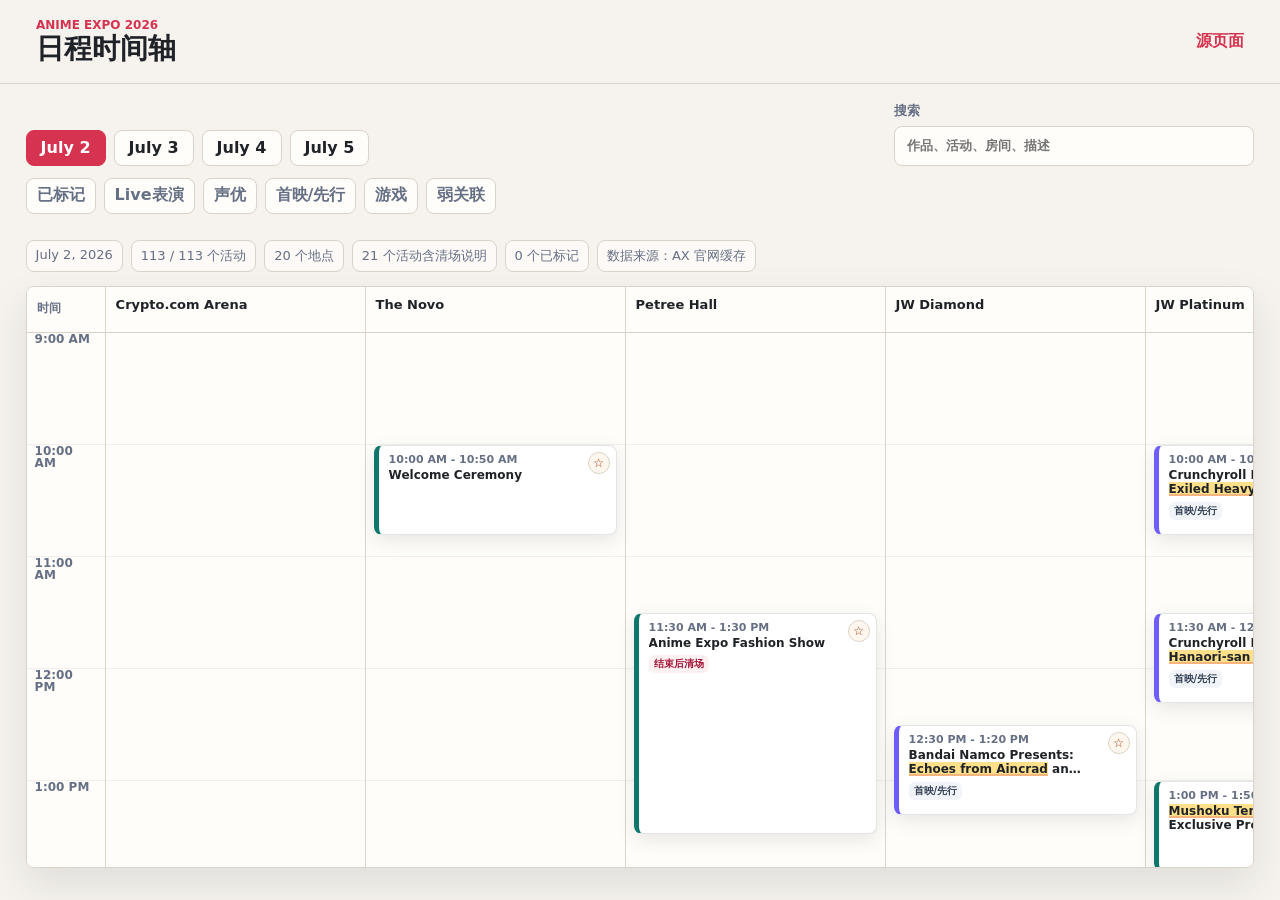
<file: index.html>
<!doctype html>
<html lang="zh-CN">
  <head>
    <meta charset="utf-8">
    <meta name="viewport" content="width=device-width, initial-scale=1">
    <title>AX 2026 Schedule Timeline</title>
    <link rel="stylesheet" href="src/styles.css">
  </head>
  <body>
    <header class="topbar">
      <div>
        <p class="eyebrow">Anime Expo 2026</p>
        <h1>日程时间轴</h1>
      </div>
      <a class="source-link" href="https://www.anime-expo.org/ax/schedule-2026/">源页面</a>
    </header>

    <main>
      <section class="controls" aria-label="日程控制">
        <div class="tabs" id="dayTabs"></div>
        <label class="search">
          <span>搜索</span>
          <input id="searchInput" type="search" placeholder="作品、活动、房间、描述">
        </label>
        <div class="filters" id="tagFilters"></div>
      </section>

      <section class="room-switcher" id="roomSwitcher" hidden></section>
      <section class="summary" id="summary"></section>
      <section class="timeline-shell" aria-label="竖轴时间横轴地点日程">
        <div class="timeline" id="timeline"></div>
      </section>
    </main>

    <dialog id="eventDialog">
      <button class="close-button" id="closeDialog" aria-label="关闭">×</button>
      <div id="dialogBody"></div>
    </dialog>

    <script src="data/events.js"></script>
    <script src="src/app.js"></script>
  </body>
</html>
</file>
<file: src/styles.css>
:root {
  color-scheme: light;
  --bg: #f6f3ee;
  --ink: #1f2328;
  --muted: #667085;
  --line: #d9d3c9;
  --panel: #fffdfa;
  --accent: #d5334f;
  --accent-2: #0f766e;
  --accent-3: #6d5dfc;
  --voice: #2563eb;
  --game: #0f766e;
  --weak: #7a6a53;
  --shadow: 0 16px 40px rgba(31, 35, 40, 0.10);
}

* {
  box-sizing: border-box;
}

html {
  height: 100%;
  overflow: hidden;
}

body {
  display: flex;
  flex-direction: column;
  height: 100%;
  margin: 0;
  overflow: hidden;
  background: var(--bg);
  color: var(--ink);
  font-family: Inter, ui-sans-serif, system-ui, -apple-system, BlinkMacSystemFont, "Segoe UI", sans-serif;
}

.topbar {
  position: sticky;
  top: 0;
  flex: 0 0 auto;
  z-index: 20;
  display: flex;
  align-items: center;
  justify-content: space-between;
  gap: 24px;
  padding: 18px clamp(16px, 3vw, 36px);
  background: rgba(246, 243, 238, 0.94);
  border-bottom: 1px solid var(--line);
  backdrop-filter: blur(16px);
}

.eyebrow {
  margin: 0 0 2px;
  color: var(--accent);
  font-size: 12px;
  font-weight: 800;
  letter-spacing: 0;
  text-transform: uppercase;
}

h1 {
  margin: 0;
  font-size: 28px;
  line-height: 1.1;
}

.source-link,
button,
input {
  font: inherit;
}

.source-link {
  flex: 0 0 auto;
  color: var(--accent);
  font-weight: 800;
  text-decoration: none;
}

main {
  display: flex;
  flex: 1 1 auto;
  flex-direction: column;
  min-height: 0;
  padding: 18px clamp(12px, 2vw, 28px) 32px;
}

.controls {
  flex: 0 0 auto;
  display: grid;
  grid-template-columns: 1fr minmax(240px, 360px);
  gap: 12px 16px;
  align-items: end;
  margin-bottom: 14px;
}

.tabs,
.filters {
  display: flex;
  flex-wrap: wrap;
  gap: 8px;
}

button {
  min-height: 36px;
  border: 1px solid var(--line);
  border-radius: 8px;
  background: var(--panel);
  color: var(--ink);
  cursor: pointer;
  font-weight: 750;
}

button.active {
  border-color: var(--accent);
  background: var(--accent);
  color: white;
}

.tabs button {
  padding: 0 14px;
}

.filters button {
  padding: 0 10px;
  color: var(--muted);
}

.filters button.active {
  color: white;
}

.search {
  display: grid;
  gap: 6px;
  color: var(--muted);
  font-size: 13px;
  font-weight: 750;
}

.search input {
  width: 100%;
  min-height: 40px;
  border: 1px solid var(--line);
  border-radius: 8px;
  padding: 0 12px;
  background: var(--panel);
  color: var(--ink);
}

.summary {
  flex: 0 0 auto;
  display: flex;
  flex-wrap: wrap;
  gap: 8px;
  margin: 0 0 14px;
  color: var(--muted);
  font-size: 13px;
}

.summary span {
  padding: 6px 9px;
  border: 1px solid var(--line);
  border-radius: 8px;
  background: rgba(255, 253, 250, 0.72);
}

.room-switcher {
  flex: 0 0 auto;
  display: flex;
  align-items: end;
  gap: 10px;
  margin: 0 0 12px;
}

.room-picker {
  display: grid;
  flex: 1 1 auto;
  gap: 6px;
  color: var(--muted);
  font-size: 13px;
  font-weight: 750;
}

.room-picker select {
  width: 100%;
  min-height: 40px;
  border: 1px solid var(--line);
  border-radius: 8px;
  padding: 0 12px;
  background: var(--panel);
  color: var(--ink);
  font: inherit;
  font-weight: 750;
}

.room-nav {
  flex: 0 0 40px;
  min-width: 40px;
  padding: 0;
  font-size: 18px;
  line-height: 1;
}

.timeline-shell {
  flex: 1 1 auto;
  min-height: 0;
  overflow: auto;
  border: 1px solid var(--line);
  border-radius: 8px;
  background: var(--panel);
  box-shadow: var(--shadow);
}

.timeline {
  --hour-height: 112px;
  --time-width: 78px;
  --room-width: 260px;
  position: relative;
  display: grid;
  grid-template-columns: var(--time-width) repeat(var(--room-count), var(--room-width));
  grid-template-rows: 46px var(--timeline-height);
  min-width: calc(var(--time-width) + var(--room-count) * var(--room-width));
}

.corner,
.room-header {
  position: sticky;
  top: 0;
  z-index: 10;
  border-bottom: 1px solid var(--line);
  background: #fffdfa;
}

.corner {
  left: 0;
  z-index: 14;
  grid-column: 1;
  grid-row: 1;
  padding: 13px 10px;
  color: var(--muted);
  font-size: 12px;
  font-weight: 850;
}

.room-header {
  grid-row: 1;
  padding: 10px;
  border-left: 1px solid var(--line);
  font-size: 13px;
  font-weight: 850;
  line-height: 1.2;
}

.time-axis {
  position: sticky;
  left: 0;
  z-index: 6;
  grid-column: 1;
  grid-row: 2;
  min-height: var(--timeline-height);
  background-color: #fffdfa;
  background-image: linear-gradient(to bottom, transparent calc(var(--hour-height) - 1px), rgba(31, 35, 40, 0.12) var(--hour-height));
  background-size: 100% var(--hour-height);
}

.time-label {
  position: absolute;
  left: 0;
  width: 100%;
  color: var(--muted);
  font-size: 12px;
  font-weight: 800;
  line-height: 1;
  padding: 0 8px;
}

.lane {
  position: relative;
  grid-row: 2;
  min-height: var(--timeline-height);
  border-left: 1px solid var(--line);
  background-image: linear-gradient(to bottom, transparent calc(var(--hour-height) - 1px), rgba(31, 35, 40, 0.12) var(--hour-height));
  background-size: 100% var(--hour-height);
}

.event-card {
  position: absolute;
  left: 8px;
  right: 8px;
  min-height: 44px;
  overflow: hidden;
  border: 1px solid rgba(31, 35, 40, 0.12);
  border-left: 5px solid var(--accent-2);
  border-radius: 8px;
  padding: 7px 8px 7px 10px;
  background: #ffffff;
  box-shadow: 0 6px 18px rgba(31, 35, 40, 0.10);
  text-align: left;
}

.event-card .event-time,
.event-card .event-title,
.event-card .badges {
  padding-right: 28px;
}

.event-card.tone-live {
  border-left-color: var(--accent);
}

.agenda-card.tone-live {
  border-left-color: var(--accent);
}

.event-card.tone-jp_va {
  border-left-color: var(--voice);
}

.agenda-card.tone-jp_va {
  border-left-color: var(--voice);
}

.event-card.tone-premiere {
  border-left-color: var(--accent-3);
}

.agenda-card.tone-premiere {
  border-left-color: var(--accent-3);
}

.event-card.tone-game,
.event-card.tone-default {
  border-left-color: var(--game);
}

.agenda-card.tone-game,
.agenda-card.tone-default {
  border-left-color: var(--game);
}

.event-card.tone-weak {
  opacity: 0.78;
  border-left-color: var(--weak);
}

.agenda-card.tone-weak {
  border-left-color: var(--weak);
}

.event-time {
  color: var(--muted);
  font-size: 11px;
  font-weight: 850;
}

.event-title {
  display: -webkit-box;
  margin-top: 2px;
  overflow: hidden;
  -webkit-box-orient: vertical;
  -webkit-line-clamp: 2;
  font-size: 12px;
  font-weight: 850;
  line-height: 1.22;
}

.work {
  background: #ffe08a;
  box-shadow: inset 0 -2px 0 rgba(213, 51, 79, 0.25);
}

.badges {
  display: flex;
  flex-wrap: wrap;
  gap: 4px;
  margin-top: 5px;
}

.mark-toggle {
  display: inline-flex;
  align-items: center;
  gap: 6px;
  min-height: 30px;
  border-radius: 8px;
  padding: 0 10px;
  background: #fff7ed;
  color: #9a3412;
  font-size: 12px;
  font-weight: 800;
}

.mark-toggle.marked {
  border-color: #f59e0b;
  background: #f59e0b;
  color: white;
}

.mark-toggle.compact {
  position: absolute;
  top: 6px;
  right: 6px;
  z-index: 2;
  min-width: 22px;
  min-height: 22px;
  border-radius: 999px;
  padding: 0;
  justify-content: center;
  background: rgba(255, 247, 237, 0.95);
  font-size: 12px;
}

.event-card .mark-toggle.compact {
  box-shadow: none;
}

.badge {
  display: inline-flex;
  align-items: center;
  min-height: 18px;
  border-radius: 6px;
  padding: 0 5px;
  background: #f1f5f9;
  color: #344054;
  font-size: 10px;
  font-weight: 800;
}

.badge.clearing {
  background: #fff1f2;
  color: #a3153a;
}

dialog {
  width: min(720px, calc(100vw - 28px));
  border: 1px solid var(--line);
  border-radius: 8px;
  padding: 22px;
  box-shadow: var(--shadow);
}

dialog::backdrop {
  background: rgba(31, 35, 40, 0.38);
}

.close-button {
  position: absolute;
  top: 10px;
  right: 10px;
  width: 34px;
  padding: 0;
  font-size: 22px;
}

.dialog-title {
  margin: 0;
  font-size: 22px;
}

.dialog-heading {
  display: flex;
  align-items: flex-start;
  justify-content: space-between;
  gap: 12px;
  margin: 0 40px 8px 0;
}

.dialog-meta {
  display: flex;
  flex-wrap: wrap;
  gap: 8px;
  margin-bottom: 14px;
}

.dialog-description {
  color: #344054;
  line-height: 1.55;
}

.inferred-guests {
  display: flex;
  flex-wrap: wrap;
  gap: 6px;
  align-items: center;
  margin: 12px 0 0;
  padding-top: 12px;
  border-top: 1px solid var(--line);
  color: #344054;
  font-size: 12px;
}

.inferred-guests strong,
.inferred-guests span {
  border-radius: 6px;
  padding: 3px 6px;
  background: #f8fafc;
}

.inferred-guests strong {
  color: var(--weak);
}

.guest-name {
  font-weight: 700;
}

.name-jp {
  color: var(--muted);
  font-weight: 600;
}

.agenda-mode {
  display: block;
  min-width: 0;
  padding: 10px;
}

.agenda-group {
  margin-bottom: 12px;
}

.agenda-group-header {
  position: sticky;
  top: 0;
  z-index: 5;
  display: flex;
  align-items: center;
  justify-content: space-between;
  gap: 10px;
  min-height: 34px;
  border-bottom: 1px solid var(--line);
  background: rgba(255, 253, 250, 0.96);
  color: var(--muted);
  font-size: 12px;
  font-weight: 850;
}

.agenda-group-header strong {
  flex: 0 0 auto;
  border-radius: 999px;
  padding: 3px 8px;
  background: #fff1f2;
  color: #a3153a;
  font-size: 11px;
}

.agenda-group-events {
  display: grid;
  gap: 8px;
  padding-top: 8px;
}

.agenda-card {
  position: relative;
  min-height: 76px;
  border: 1px solid rgba(31, 35, 40, 0.12);
  border-left: 5px solid var(--accent-2);
  border-radius: 8px;
  padding: 8px 38px 8px 10px;
  background: #fff;
  box-shadow: 0 6px 18px rgba(31, 35, 40, 0.08);
  cursor: pointer;
}

.agenda-card-meta {
  display: flex;
  flex-wrap: wrap;
  gap: 5px;
  margin-bottom: 3px;
  color: var(--muted);
  font-size: 11px;
  font-weight: 850;
}

.agenda-card-meta span {
  border-radius: 6px;
  background: #f8fafc;
  padding: 2px 5px;
}

.agenda-meta-button {
  min-height: 0;
  border-radius: 6px;
  padding: 2px 7px;
  border-color: #cbd5e1;
  background: #ffffff;
  color: #334155;
  font-size: 11px;
  font-weight: 850;
  line-height: 1.2;
  box-shadow: 0 1px 0 rgba(31, 35, 40, 0.05);
}

.agenda-meta-button:focus,
.agenda-meta-button:hover {
  border-color: var(--game);
  background: #ecfdf5;
  color: var(--ink);
}

.agenda-card-meta .agenda-room {
  border-color: rgba(15, 118, 110, 0.32);
  background: #f0fdfa;
  color: var(--game);
}

.agenda-card-meta .agenda-room:focus,
.agenda-card-meta .agenda-room:hover {
  border-color: var(--game);
  background: #ccfbf1;
}

.agenda-card-meta .agenda-conflict {
  border-color: rgba(163, 21, 58, 0.28);
  background: #fff1f2;
  color: #a3153a;
}

.agenda-card-meta .agenda-conflict:focus,
.agenda-card-meta .agenda-conflict:hover {
  border-color: #a3153a;
  background: #ffe4e6;
}

.empty-state {
  padding: 18px;
  color: var(--muted);
  font-weight: 750;
}

.context-back {
  flex: 0 0 auto;
  min-height: 30px;
  padding: 0 10px;
  color: var(--muted);
  font-size: 12px;
}

.context-list,
.context-anchor {
  display: grid;
  gap: 8px;
}

.context-anchor {
  margin-bottom: 12px;
  padding-bottom: 12px;
  border-bottom: 1px solid var(--line);
}

.mini-event {
  display: grid;
  width: 100%;
  min-height: 0;
  grid-template-columns: auto 1fr;
  gap: 4px 8px;
  border-left: 5px solid var(--accent-2);
  padding: 8px;
  text-align: left;
}

.mini-event.tone-live {
  border-left-color: var(--accent);
}

.mini-event.tone-jp_va {
  border-left-color: var(--voice);
}

.mini-event.tone-premiere {
  border-left-color: var(--accent-3);
}

.mini-event.tone-game,
.mini-event.tone-default {
  border-left-color: var(--game);
}

.mini-event.tone-weak {
  border-left-color: var(--weak);
}

.mini-time,
.mini-room {
  color: var(--muted);
  font-size: 11px;
  font-weight: 850;
}

.mini-title {
  grid-column: 1 / -1;
  font-size: 13px;
  font-weight: 850;
  line-height: 1.25;
}

.mini-badges {
  grid-column: 1 / -1;
  display: flex;
  flex-wrap: wrap;
  gap: 4px;
}

.current-context .mini-event {
  border-color: #f59e0b;
  background: #fffbeb;
}

@media (max-width: 760px) {
  .timeline {
    --time-width: 70px;
    --room-width: minmax(240px, 1fr);
  }
}

@media (max-width: 900px) {
  body {
    height: 100dvh;
  }

  main {
    padding: 8px 8px 10px;
  }

  .topbar {
    align-items: center;
    gap: 14px;
    padding: 8px 10px;
  }

  h1 {
    font-size: 22px;
  }

  .eyebrow {
    margin-bottom: 0;
    font-size: 10px;
  }

  .source-link {
    font-size: 14px;
  }

  .controls {
    grid-template-columns: 1fr;
    gap: 6px;
    margin-bottom: 8px;
  }

  .tabs {
    display: grid;
    grid-template-columns: repeat(4, minmax(0, 1fr));
    gap: 6px;
  }

  .tabs button,
  .filters button {
    min-height: 34px;
    padding: 0 8px;
    font-size: 14px;
  }

  .filters {
    flex-wrap: nowrap;
    gap: 6px;
    margin: 0 -8px;
    padding: 0 8px 2px;
    overflow-x: auto;
    scrollbar-width: none;
  }

  .filters::-webkit-scrollbar {
    display: none;
  }

  .filters button {
    flex: 0 0 auto;
  }

  .search {
    gap: 4px;
  }

  .search span {
    position: absolute;
    width: 1px;
    height: 1px;
    overflow: hidden;
    clip: rect(0 0 0 0);
    white-space: nowrap;
  }

  .search input {
    min-height: 36px;
    font-size: 14px;
  }

  .room-switcher {
    align-items: center;
    gap: 8px;
    margin: 0 0 8px;
  }

  .room-picker {
    gap: 0;
  }

  .room-picker span {
    position: absolute;
    width: 1px;
    height: 1px;
    overflow: hidden;
    clip: rect(0 0 0 0);
    white-space: nowrap;
  }

  .room-picker select {
    min-height: 36px;
    font-size: 14px;
  }

  .room-nav {
    flex-basis: 36px;
    min-width: 36px;
    min-height: 36px;
  }

  .summary {
    display: none;
  }

  .timeline {
    --time-width: 66px;
    --room-width: minmax(260px, 1fr);
    --hour-height: 104px;
    min-width: 100%;
  }

  .timeline-shell {
    flex: 1 1 auto;
    min-height: 0;
    overflow: hidden auto;
    border-radius: 8px;
  }

  .timeline.agenda-mode {
    width: 100%;
    min-width: 0;
  }
}
</file>
